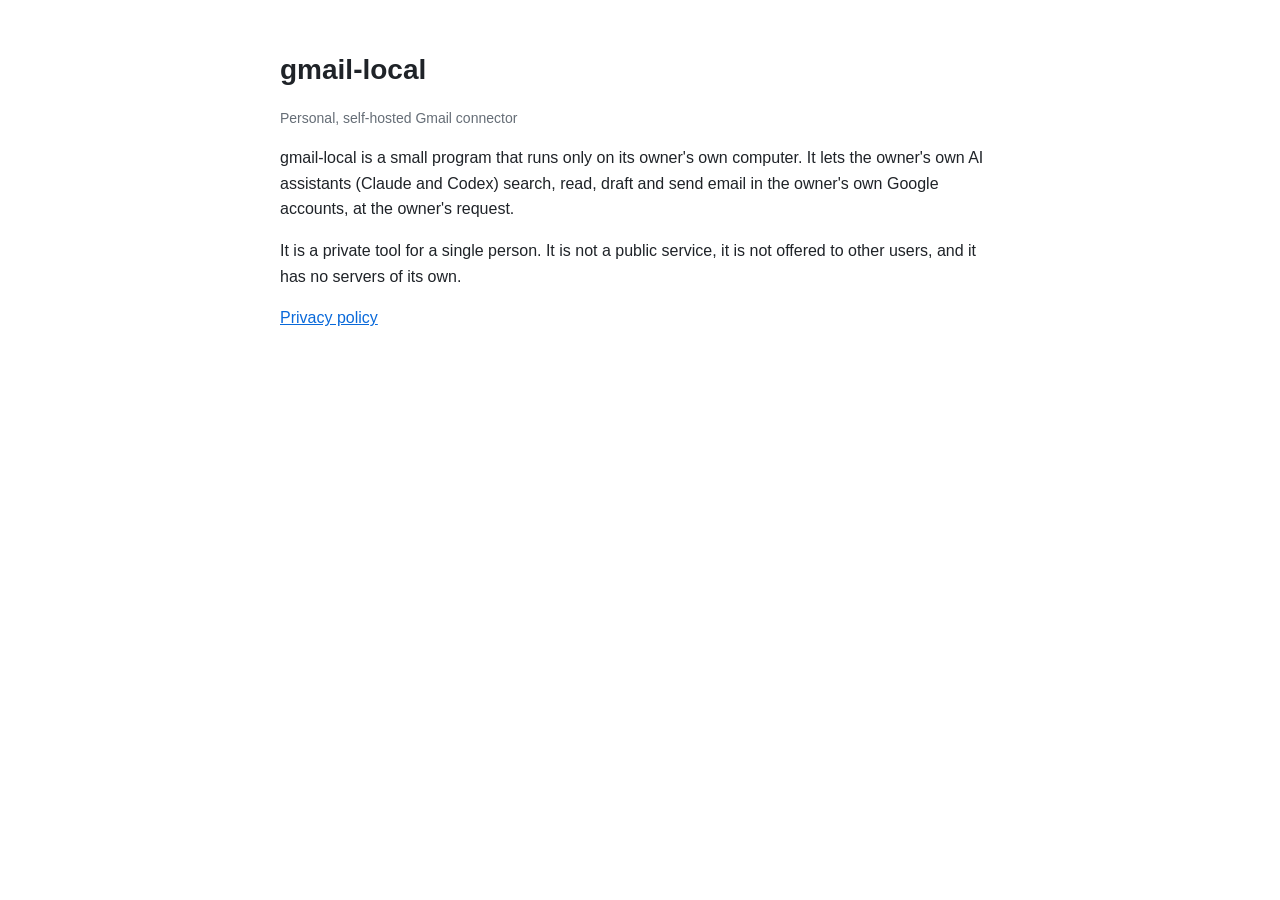
<file: index.html>
<!doctype html>
<html lang="en">
<head>
<meta charset="utf-8">
<meta name="viewport" content="width=device-width, initial-scale=1">
<title>gmail-local</title>
<link rel="stylesheet" href="style.css">
</head>
<body>
<h1>gmail-local</h1>
<p class="muted">Personal, self-hosted Gmail connector</p>
<p>gmail-local is a small program that runs only on its owner's own computer. It lets the owner's
own AI assistants (Claude and Codex) search, read, draft and send email in the owner's own Google
accounts, at the owner's request.</p>
<p>It is a private tool for a single person. It is not a public service, it is not offered to other
users, and it has no servers of its own.</p>
<p><a href="privacy.html">Privacy policy</a></p>
</body>
</html>
</file>
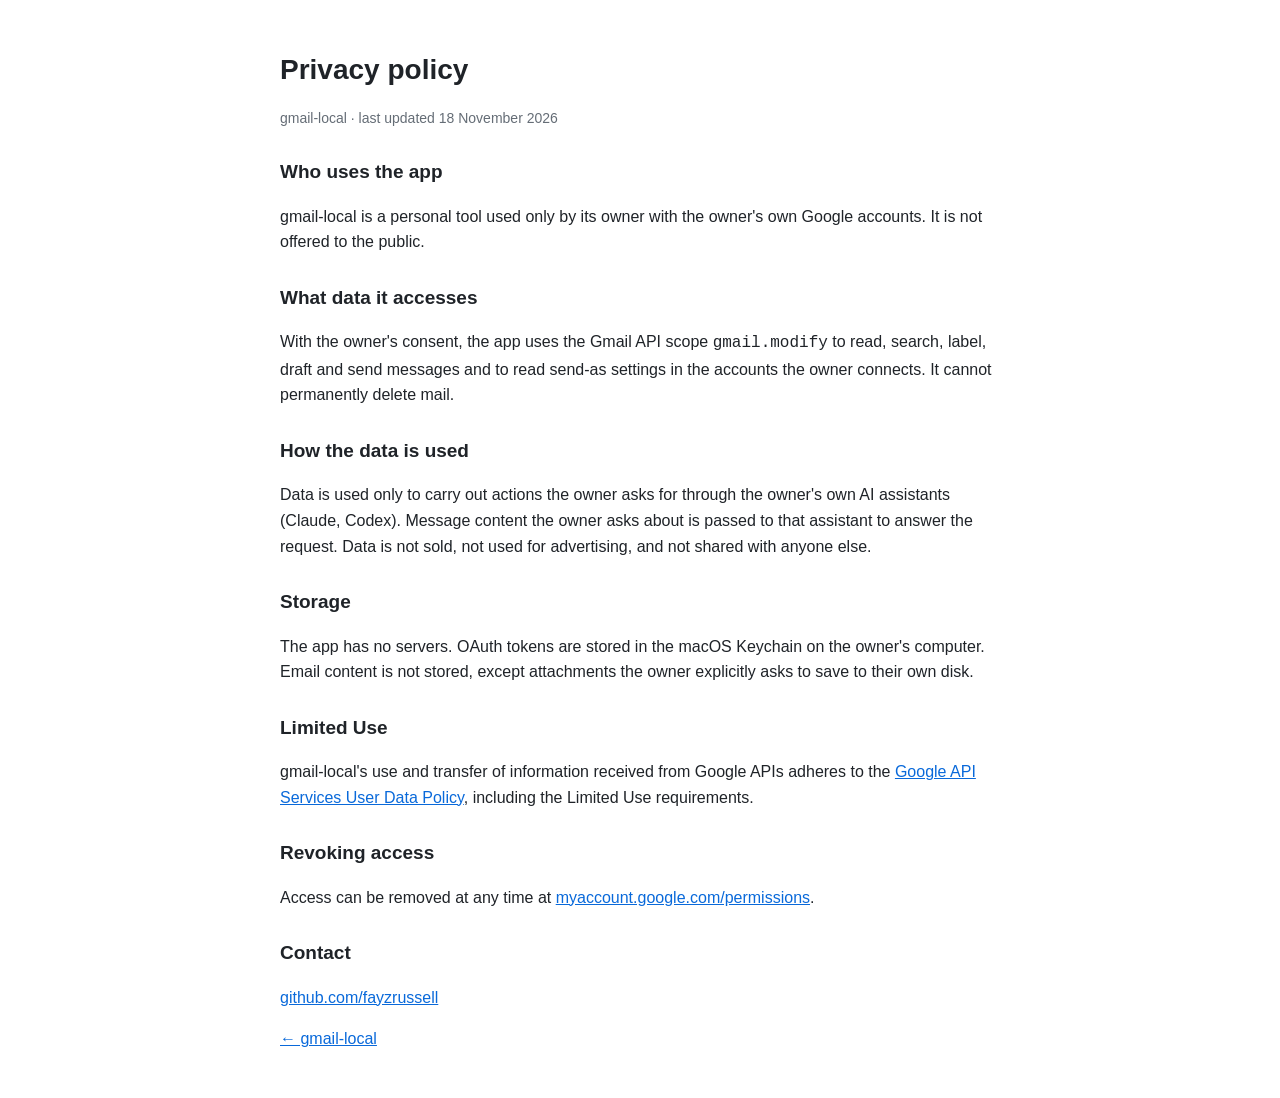
<file: privacy.html>
<!doctype html>
<html lang="en">
<head>
<meta charset="utf-8">
<meta name="viewport" content="width=device-width, initial-scale=1">
<title>gmail-local — Privacy policy</title>
<link rel="stylesheet" href="style.css">
</head>
<body>
<h1>Privacy policy</h1>
<p class="muted">gmail-local · last updated 18 November 2026</p>

<h2>Who uses the app</h2>
<p>gmail-local is a personal tool used only by its owner with the owner's own Google accounts.
It is not offered to the public.</p>

<h2>What data it accesses</h2>
<p>With the owner's consent, the app uses the Gmail API scope <code>gmail.modify</code> to read,
search, label, draft and send messages and to read send-as settings in the accounts the owner
connects. It cannot permanently delete mail.</p>

<h2>How the data is used</h2>
<p>Data is used only to carry out actions the owner asks for through the owner's own AI assistants
(Claude, Codex). Message content the owner asks about is passed to that assistant to answer the request.
Data is not sold, not used for advertising, and not shared with anyone else.</p>

<h2>Storage</h2>
<p>The app has no servers. OAuth tokens are stored in the macOS Keychain on the owner's computer.
Email content is not stored, except attachments the owner explicitly asks to save to their own disk.</p>

<h2>Limited Use</h2>
<p>gmail-local's use and transfer of information received from Google APIs adheres to the
<a href="https://developers.google.com/terms/api-services-user-data-policy">Google API Services User Data Policy</a>,
including the Limited Use requirements.</p>

<h2>Revoking access</h2>
<p>Access can be removed at any time at
<a href="https://myaccount.google.com/permissions">myaccount.google.com/permissions</a>.</p>

<h2>Contact</h2>
<p><a href="https://github.com/fayzrussell">github.com/fayzrussell</a></p>
<p><a href="index.html">← gmail-local</a></p>
</body>
</html>
</file>
<file: style.css>
body{font:16px/1.6 -apple-system,BlinkMacSystemFont,"Segoe UI",Roboto,sans-serif;max-width:720px;margin:48px auto;padding:0 20px;color:#1f2328}
h1{font-size:28px;margin-bottom:4px}h2{font-size:19px;margin-top:28px}
.muted{color:#656d76;font-size:14px}a{color:#0969da}
@media (prefers-color-scheme:dark){body{background:#0d1117;color:#e6edf3}.muted{color:#8d96a0}a{color:#4493f8}}
</file>
